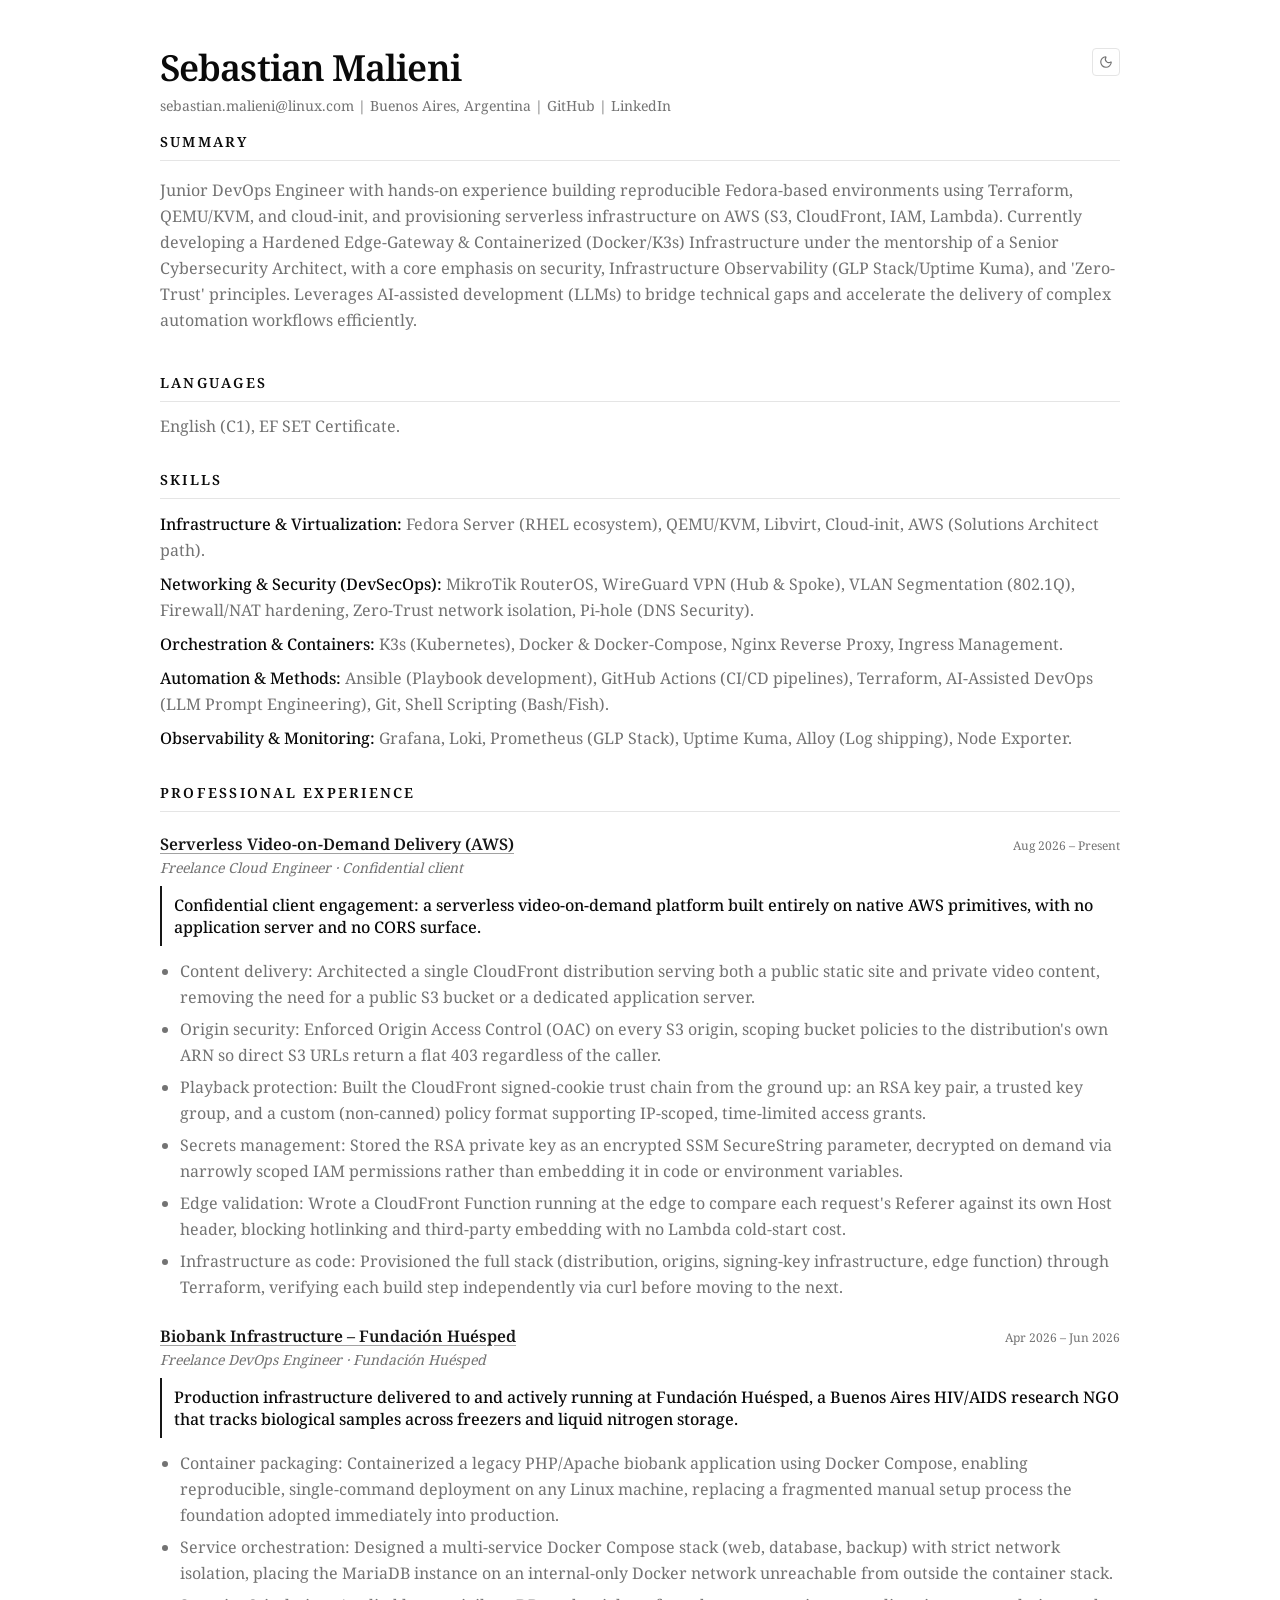
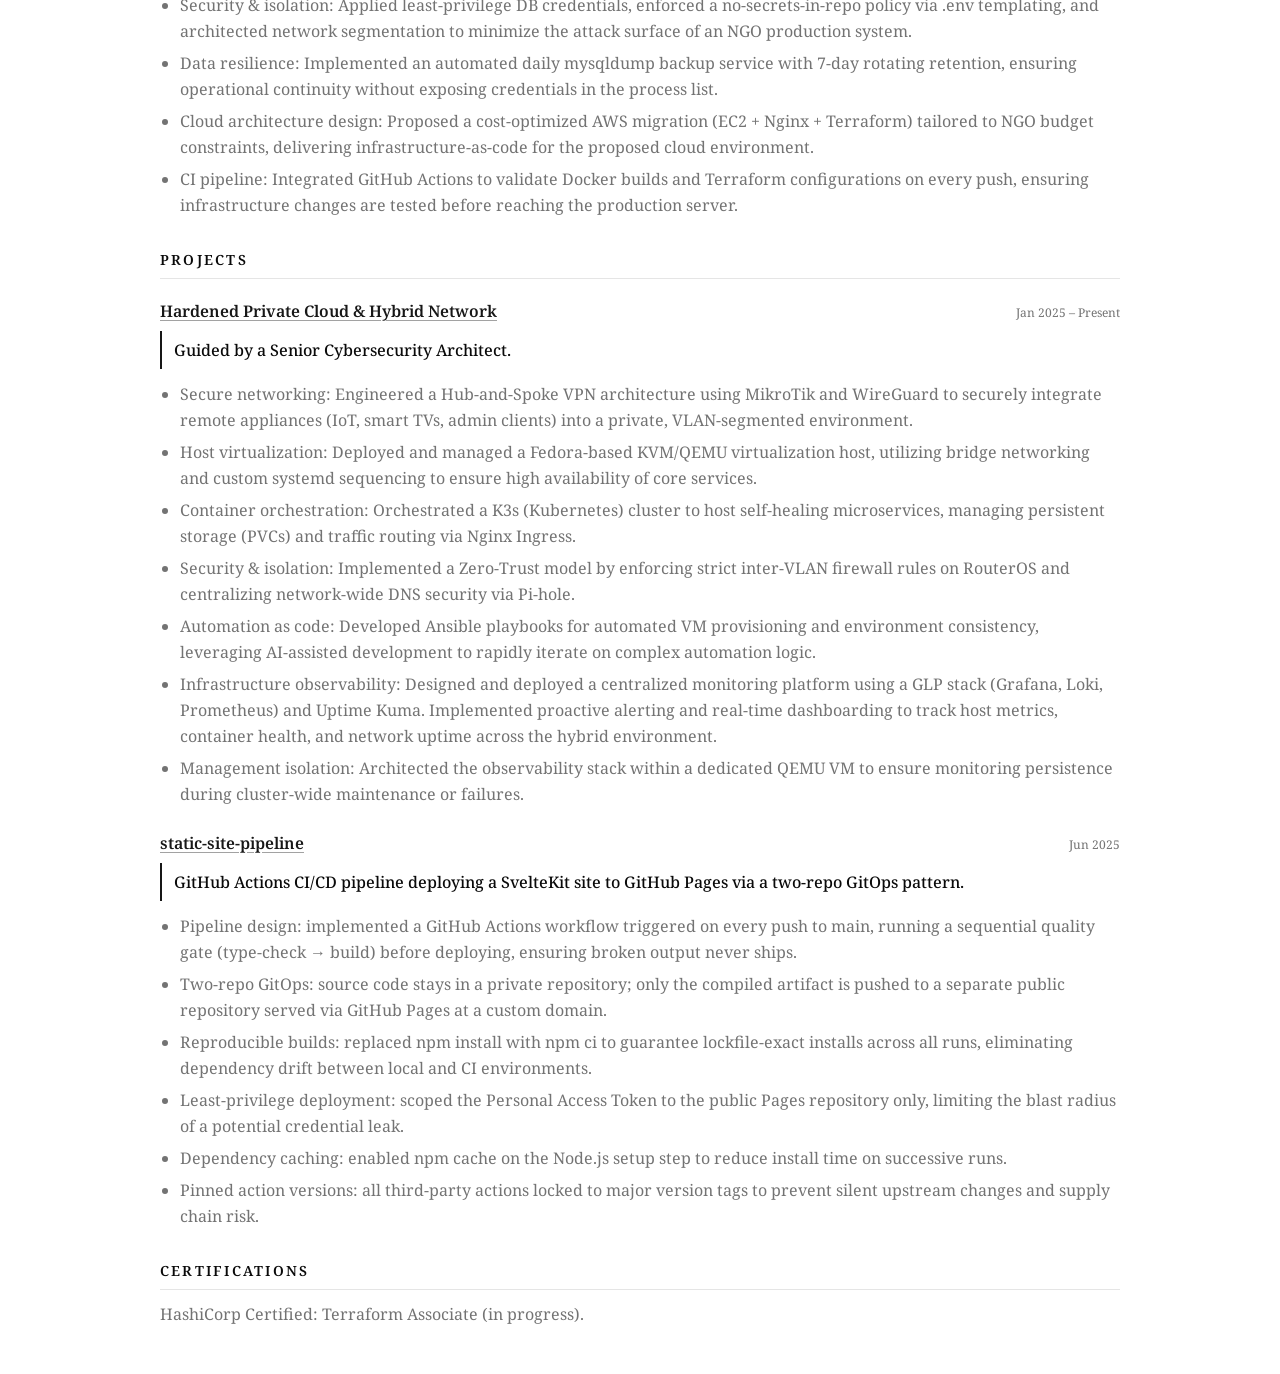
<file: index.html>
<!doctype html>

<html lang="en">
	<head>
		<meta charset="utf-8" />

		<meta name="viewport" content="width=device-width, initial-scale=1" />

		<meta name="text-scale" content="scale" />
		<link href="./_app/immutable/entry/start.DEUjQdF0.js" rel="modulepreload">
		<link href="./_app/immutable/chunks/CQKrcxi5.js" rel="modulepreload">
		<link href="./_app/immutable/chunks/BVoEFMAr.js" rel="modulepreload">
		<link href="./_app/immutable/entry/app.DH3L3lG9.js" rel="modulepreload">
		<link href="./_app/immutable/chunks/CHncfsjL.js" rel="modulepreload">
		<link href="./_app/immutable/chunks/D1hYfEew.js" rel="modulepreload">
		<link href="./_app/immutable/nodes/0.CdrLuye8.js" rel="modulepreload">
		<link href="./_app/immutable/chunks/DSAzhni3.js" rel="modulepreload">
		<link href="./_app/immutable/nodes/2.DUDx561T.js" rel="modulepreload">
		<!--12qhfyh--><link rel="icon" href="/favicon.png"/><!----><!--1uha8ag--><meta name="description" content="Sebastian Malieni Cv"/><!----><!--1funsus--><!--[-1--><!--]--> <!----><script>(function setInitialMode({ defaultMode = "system", themeColors, darkClassNames = ["dark"], lightClassNames = [], defaultTheme = "", modeStorageKey = "mode-watcher-mode", themeStorageKey = "mode-watcher-theme" }) {
	const rootEl = document.documentElement;
	const mode = localStorage.getItem(modeStorageKey) ?? defaultMode;
	const theme = localStorage.getItem(themeStorageKey) ?? defaultTheme;
	const light = mode === "light" || mode === "system" && window.matchMedia("(prefers-color-scheme: light)").matches;
	if (light) {
		if (darkClassNames.length) rootEl.classList.remove(...darkClassNames.filter(Boolean));
		if (lightClassNames.length) rootEl.classList.add(...lightClassNames.filter(Boolean));
	} else {
		if (lightClassNames.length) rootEl.classList.remove(...lightClassNames.filter(Boolean));
		if (darkClassNames.length) rootEl.classList.add(...darkClassNames.filter(Boolean));
	}
	rootEl.style.colorScheme = light ? "light" : "dark";
	if (themeColors) {
		const themeMetaEl = document.querySelector("meta[name=\"theme-color\"]");
		if (themeMetaEl) themeMetaEl.setAttribute("content", mode === "light" ? themeColors.light : themeColors.dark);
	}
	if (theme) {
		rootEl.setAttribute("data-theme", theme);
		localStorage.setItem(themeStorageKey, theme);
	}
	localStorage.setItem(modeStorageKey, mode);
})({"defaultMode":"system","darkClassNames":["dark"],"lightClassNames":[],"defaultTheme":"","modeStorageKey":"mode-watcher-mode","themeStorageKey":"mode-watcher-theme"});</script><!----><!----><title>Resume | Sebastian Malieni</title>
		<link href="./_app/immutable/assets/0.Dg9b5wbT.css" rel="stylesheet">
	</head>

	<body data-sveltekit-preload-data="hover">
		<div style="display: contents"><!--[--><!--[0--><!--[--><!--[--><main class="min-h-screen bg-background text-foreground [&amp;_a]:transition-colors [&amp;_a:hover]:text-primary"><div class="mx-auto w-full max-w-5xl px-4 py-12 sm:px-8"><header class="pb-2"><div class="flex flex-col gap-4 sm:flex-row sm:items-start sm:justify-between"><div><h1 class="text-3xl font-semibold tracking-tight sm:text-4xl">Sebastian Malieni</h1> <p class="pt-2 text-xs text-muted-foreground sm:text-sm"><a class="underline-offset-2 hover:underline" href="mailto:sebastian.malieni@linux.com">sebastian.malieni@linux.com</a> <span aria-hidden="true">|</span> Buenos Aires, Argentina <span aria-hidden="true">|</span> <a class="underline-offset-2 hover:underline" href="https://github.com/Sevamiau/">GitHub</a> <span aria-hidden="true">|</span> <a class="underline-offset-2 hover:underline" href="https://www.linkedin.com/in/sebastian-malieni-79247239b/">LinkedIn</a></p></div> <div class="inline-flex items-center gap-2 self-start"><button type="button" class="rounded border border-border p-1.5 text-muted-foreground transition-colors hover:text-foreground" aria-label="Toggle theme" title="Toggle theme"><!--[-1--><svg xmlns="http://www.w3.org/2000/svg" width="24" height="24" viewBox="0 0 24 24" fill="none" stroke="currentColor" stroke-width="2" stroke-linecap="round" stroke-linejoin="round" aria-hidden="true" class="lucide-icon lucide lucide-moon size-3.5"><!--[--><!----><path d="M20.985 12.486a9 9 0 1 1-9.473-9.472c.405-.022.617.46.402.803a6 6 0 0 0 8.268 8.268c.344-.215.825-.004.803.401"><!----></path><!----><!--]--><!----></svg><!--]--></button></div></div> <h2 class="mt-4 border-b border-border pb-2 text-sm font-semibold tracking-[0.16em] uppercase">Summary</h2> <p class="mt-4 text-sm leading-relaxed text-muted-foreground sm:text-base">Junior DevOps Engineer with hands-on experience building reproducible Fedora-based
				environments using Terraform, QEMU/KVM, and cloud-init, and provisioning serverless
				infrastructure on AWS (S3, CloudFront, IAM, Lambda). Currently developing a Hardened
				Edge-Gateway &amp; Containerized (Docker/K3s) Infrastructure under the mentorship of a Senior
				Cybersecurity Architect, with a core emphasis on security, Infrastructure Observability (GLP
				Stack/Uptime Kuma), and 'Zero-Trust' principles. Leverages AI-assisted development (LLMs) to
				bridge technical gaps and accelerate the delivery of complex automation workflows
				efficiently.</p></header> <!--[-1--><!--]--> <section class="mt-8"><h2 class="border-b border-border pb-2 text-sm font-semibold tracking-[0.16em] uppercase">Languages</h2> <ul class="mt-3 space-y-1.5 text-sm text-muted-foreground sm:text-base"><li>English (C1), <a class="underline-offset-2 hover:underline" href="https://cert.efset.org/eU11q9" target="_blank" rel="noopener noreferrer">EF SET Certificate</a>.</li></ul></section> <section class="mt-8"><h2 class="border-b border-border pb-2 text-sm font-semibold tracking-[0.16em] uppercase">Skills</h2> <div class="mt-3 space-y-2 text-sm leading-relaxed text-muted-foreground sm:text-base"><p><span class="font-medium text-foreground">Infrastructure &amp; Virtualization:</span> Fedora Server (RHEL ecosystem), QEMU/KVM, Libvirt, Cloud-init, AWS (Solutions Architect path).</p> <p><span class="font-medium text-foreground">Networking &amp; Security (DevSecOps):</span> MikroTik RouterOS, WireGuard VPN (Hub &amp; Spoke), VLAN Segmentation (802.1Q), Firewall/NAT hardening,
					Zero-Trust network isolation, Pi-hole (DNS Security).</p> <p><span class="font-medium text-foreground">Orchestration &amp; Containers:</span> K3s (Kubernetes), Docker &amp; Docker-Compose, Nginx Reverse Proxy, Ingress Management.</p> <p><span class="font-medium text-foreground">Automation &amp; Methods:</span> Ansible (Playbook development), GitHub Actions (CI/CD pipelines), Terraform, AI-Assisted DevOps
					(LLM Prompt Engineering), Git, Shell Scripting (Bash/Fish).</p> <p><span class="font-medium text-foreground">Observability &amp; Monitoring:</span> Grafana, Loki, Prometheus (GLP Stack), Uptime Kuma, Alloy (Log shipping), Node Exporter.</p></div></section> <section class="mt-8"><h2 class="border-b border-border pb-2 text-sm font-semibold tracking-[0.16em] uppercase">Professional Experience</h2> <div class="mt-5 space-y-6"><!--[--><article><div class="flex items-baseline justify-between gap-4"><h3 class="text-base font-semibold"><!--[0--><a class="text-primary underline decoration-primary/40 underline-offset-[3px] transition-colors hover:text-primary/90 hover:decoration-primary" href="https://github.com/Sevamiau/serverless-vod/" target="_blank" rel="noopener noreferrer">Serverless Video-on-Demand Delivery (AWS)</a><!--]--></h3> <!--[0--><span class="shrink-0 text-xs text-muted-foreground">Aug 2026 – Present</span><!--]--></div> <!--[0--><p class="mt-0.5 text-sm text-muted-foreground italic">Freelance Cloud Engineer · Confidential client</p><!--]--> <!--[0--><p class="mt-2 border-l-2 border-primary py-2 pl-3 text-sm leading-snug font-medium text-foreground sm:text-base">Confidential client engagement: a serverless video-on-demand platform built entirely on native AWS primitives, with no application server and no CORS surface.</p><!--]--> <ul class="list-disc space-y-1.5 pl-5 text-sm leading-relaxed text-muted-foreground sm:text-base mt-3"><!--[--><li>Content delivery: Architected a single CloudFront distribution serving both a public static site and private video content, removing the need for a public S3 bucket or a dedicated application server.</li><li>Origin security: Enforced Origin Access Control (OAC) on every S3 origin, scoping bucket policies to the distribution's own ARN so direct S3 URLs return a flat 403 regardless of the caller.</li><li>Playback protection: Built the CloudFront signed-cookie trust chain from the ground up: an RSA key pair, a trusted key group, and a custom (non-canned) policy format supporting IP-scoped, time-limited access grants.</li><li>Secrets management: Stored the RSA private key as an encrypted SSM SecureString parameter, decrypted on demand via narrowly scoped IAM permissions rather than embedding it in code or environment variables.</li><li>Edge validation: Wrote a CloudFront Function running at the edge to compare each request's Referer against its own Host header, blocking hotlinking and third-party embedding with no Lambda cold-start cost.</li><li>Infrastructure as code: Provisioned the full stack (distribution, origins, signing-key infrastructure, edge function) through Terraform, verifying each build step independently via curl before moving to the next.</li><!--]--></ul></article><article><div class="flex items-baseline justify-between gap-4"><h3 class="text-base font-semibold"><!--[0--><a class="text-primary underline decoration-primary/40 underline-offset-[3px] transition-colors hover:text-primary/90 hover:decoration-primary" href="https://github.com/Sevamiau/biobank-infra" target="_blank" rel="noopener noreferrer">Biobank Infrastructure – Fundación Huésped</a><!--]--></h3> <!--[0--><span class="shrink-0 text-xs text-muted-foreground">Apr 2026 – Jun 2026</span><!--]--></div> <!--[0--><p class="mt-0.5 text-sm text-muted-foreground italic">Freelance DevOps Engineer · Fundación Huésped</p><!--]--> <!--[0--><p class="mt-2 border-l-2 border-primary py-2 pl-3 text-sm leading-snug font-medium text-foreground sm:text-base">Production infrastructure delivered to and actively running at Fundación Huésped, a Buenos Aires HIV/AIDS research NGO that tracks biological samples across freezers and liquid nitrogen storage.</p><!--]--> <ul class="list-disc space-y-1.5 pl-5 text-sm leading-relaxed text-muted-foreground sm:text-base mt-3"><!--[--><li>Container packaging: Containerized a legacy PHP/Apache biobank application using Docker Compose, enabling reproducible, single-command deployment on any Linux machine, replacing a fragmented manual setup process the foundation adopted immediately into production.</li><li>Service orchestration: Designed a multi-service Docker Compose stack (web, database, backup) with strict network isolation, placing the MariaDB instance on an internal-only Docker network unreachable from outside the container stack.</li><li>Security &amp; isolation: Applied least-privilege DB credentials, enforced a no-secrets-in-repo policy via .env templating, and architected network segmentation to minimize the attack surface of an NGO production system.</li><li>Data resilience: Implemented an automated daily mysqldump backup service with 7-day rotating retention, ensuring operational continuity without exposing credentials in the process list.</li><li>Cloud architecture design: Proposed a cost-optimized AWS migration (EC2 + Nginx + Terraform) tailored to NGO budget constraints, delivering infrastructure-as-code for the proposed cloud environment.</li><li>CI pipeline: Integrated GitHub Actions to validate Docker builds and Terraform configurations on every push, ensuring infrastructure changes are tested before reaching the production server.</li><!--]--></ul></article><!--]--></div></section> <section class="mt-8"><h2 class="border-b border-border pb-2 text-sm font-semibold tracking-[0.16em] uppercase">Projects</h2> <div class="mt-5 space-y-6"><!--[--><article><div class="flex items-baseline justify-between gap-4"><h3 class="text-base font-semibold"><!--[0--><a class="text-primary underline decoration-primary/40 underline-offset-[3px] transition-colors hover:text-primary/90 hover:decoration-primary" href="https://github.com/Sevamiau/infra-documentation" target="_blank" rel="noopener noreferrer">Hardened Private Cloud &amp; Hybrid Network</a><!--]--></h3> <!--[0--><span class="shrink-0 text-xs text-muted-foreground">Jan 2025 – Present</span><!--]--></div> <!--[-1--><!--]--> <!--[0--><p class="mt-2 border-l-2 border-primary py-2 pl-3 text-sm leading-snug font-medium text-foreground sm:text-base">Guided by a Senior Cybersecurity Architect.</p><!--]--> <ul class="list-disc space-y-1.5 pl-5 text-sm leading-relaxed text-muted-foreground sm:text-base mt-3"><!--[--><li>Secure networking: Engineered a Hub-and-Spoke VPN architecture using MikroTik and WireGuard to securely integrate remote appliances (IoT, smart TVs, admin clients) into a private, VLAN-segmented environment.</li><li>Host virtualization: Deployed and managed a Fedora-based KVM/QEMU virtualization host, utilizing bridge networking and custom systemd sequencing to ensure high availability of core services.</li><li>Container orchestration: Orchestrated a K3s (Kubernetes) cluster to host self-healing microservices, managing persistent storage (PVCs) and traffic routing via Nginx Ingress.</li><li>Security &amp; isolation: Implemented a Zero-Trust model by enforcing strict inter-VLAN firewall rules on RouterOS and centralizing network-wide DNS security via Pi-hole.</li><li>Automation as code: Developed Ansible playbooks for automated VM provisioning and environment consistency, leveraging AI-assisted development to rapidly iterate on complex automation logic.</li><li>Infrastructure observability: Designed and deployed a centralized monitoring platform using a GLP stack (Grafana, Loki, Prometheus) and Uptime Kuma. Implemented proactive alerting and real-time dashboarding to track host metrics, container health, and network uptime across the hybrid environment.</li><li>Management isolation: Architected the observability stack within a dedicated QEMU VM to ensure monitoring persistence during cluster-wide maintenance or failures.</li><!--]--></ul></article><article><div class="flex items-baseline justify-between gap-4"><h3 class="text-base font-semibold"><!--[0--><a class="text-primary underline decoration-primary/40 underline-offset-[3px] transition-colors hover:text-primary/90 hover:decoration-primary" href="https://github.com/Sevamiau/static-site-pipeline" target="_blank" rel="noopener noreferrer">static-site-pipeline</a><!--]--></h3> <!--[0--><span class="shrink-0 text-xs text-muted-foreground">Jun 2025</span><!--]--></div> <!--[-1--><!--]--> <!--[0--><p class="mt-2 border-l-2 border-primary py-2 pl-3 text-sm leading-snug font-medium text-foreground sm:text-base">GitHub Actions CI/CD pipeline deploying a SvelteKit site to GitHub Pages via a two-repo GitOps pattern.</p><!--]--> <ul class="list-disc space-y-1.5 pl-5 text-sm leading-relaxed text-muted-foreground sm:text-base mt-3"><!--[--><li>Pipeline design: implemented a GitHub Actions workflow triggered on every push to main, running a sequential quality gate (type-check → build) before deploying, ensuring broken output never ships.</li><li>Two-repo GitOps: source code stays in a private repository; only the compiled artifact is pushed to a separate public repository served via GitHub Pages at a custom domain.</li><li>Reproducible builds: replaced npm install with npm ci to guarantee lockfile-exact installs across all runs, eliminating dependency drift between local and CI environments.</li><li>Least-privilege deployment: scoped the Personal Access Token to the public Pages repository only, limiting the blast radius of a potential credential leak.</li><li>Dependency caching: enabled npm cache on the Node.js setup step to reduce install time on successive runs.</li><li>Pinned action versions: all third-party actions locked to major version tags to prevent silent upstream changes and supply chain risk.</li><!--]--></ul></article><!--]--></div></section> <section class="mt-8"><h2 class="border-b border-border pb-2 text-sm font-semibold tracking-[0.16em] uppercase">Certifications</h2> <ul class="mt-3 space-y-1.5 text-sm text-muted-foreground sm:text-base"><li>HashiCorp Certified: Terraform Associate (in progress).</li></ul></section></div></main><!--]--><!----> <!--[-1--><!--]--><!----><!--]--><!--]--> <!--[-1--><!--]--><!--]-->
			
			<script>
				{
					__sveltekit_1n60xen = {
						base: new URL(".", location).pathname.slice(0, -1)
					};

					const element = document.currentScript.parentElement;

					Promise.all([
						import("./_app/immutable/entry/start.DEUjQdF0.js"),
						import("./_app/immutable/entry/app.DH3L3lG9.js")
					]).then(([kit, app]) => {
						kit.start(app, element, {
							node_ids: [0, 2],
							data: [null,null],
							form: null,
							error: null
						});
					});
				}
			</script>
		</div>
	</body>
</html>
</file>
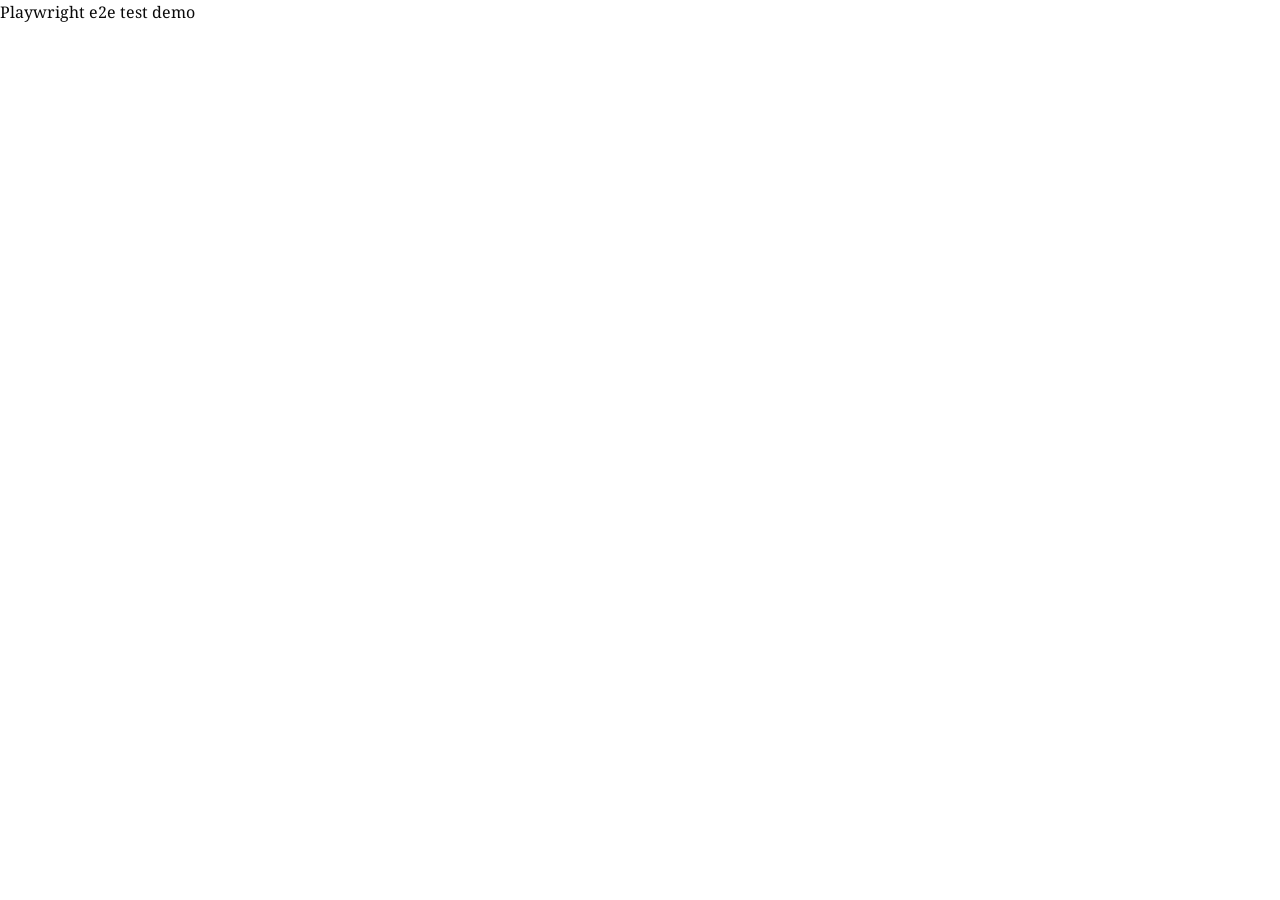
<file: demo/playwright.html>
<!doctype html>

<html lang="en">
	<head>
		<meta charset="utf-8" />

		<meta name="viewport" content="width=device-width, initial-scale=1" />

		<meta name="text-scale" content="scale" />
		<link href="../_app/immutable/entry/start.DEUjQdF0.js" rel="modulepreload">
		<link href="../_app/immutable/chunks/CQKrcxi5.js" rel="modulepreload">
		<link href="../_app/immutable/chunks/BVoEFMAr.js" rel="modulepreload">
		<link href="../_app/immutable/entry/app.DH3L3lG9.js" rel="modulepreload">
		<link href="../_app/immutable/chunks/CHncfsjL.js" rel="modulepreload">
		<link href="../_app/immutable/chunks/D1hYfEew.js" rel="modulepreload">
		<link href="../_app/immutable/nodes/0.CdrLuye8.js" rel="modulepreload">
		<link href="../_app/immutable/chunks/DSAzhni3.js" rel="modulepreload">
		<link href="../_app/immutable/nodes/4.Dc-8sYov.js" rel="modulepreload">
		<!--12qhfyh--><link rel="icon" href="/favicon.png"/><!----><!--1funsus--><!--[-1--><!--]--> <!----><script>(function setInitialMode({ defaultMode = "system", themeColors, darkClassNames = ["dark"], lightClassNames = [], defaultTheme = "", modeStorageKey = "mode-watcher-mode", themeStorageKey = "mode-watcher-theme" }) {
	const rootEl = document.documentElement;
	const mode = localStorage.getItem(modeStorageKey) ?? defaultMode;
	const theme = localStorage.getItem(themeStorageKey) ?? defaultTheme;
	const light = mode === "light" || mode === "system" && window.matchMedia("(prefers-color-scheme: light)").matches;
	if (light) {
		if (darkClassNames.length) rootEl.classList.remove(...darkClassNames.filter(Boolean));
		if (lightClassNames.length) rootEl.classList.add(...lightClassNames.filter(Boolean));
	} else {
		if (lightClassNames.length) rootEl.classList.remove(...lightClassNames.filter(Boolean));
		if (darkClassNames.length) rootEl.classList.add(...darkClassNames.filter(Boolean));
	}
	rootEl.style.colorScheme = light ? "light" : "dark";
	if (themeColors) {
		const themeMetaEl = document.querySelector("meta[name=\"theme-color\"]");
		if (themeMetaEl) themeMetaEl.setAttribute("content", mode === "light" ? themeColors.light : themeColors.dark);
	}
	if (theme) {
		rootEl.setAttribute("data-theme", theme);
		localStorage.setItem(themeStorageKey, theme);
	}
	localStorage.setItem(modeStorageKey, mode);
})({"defaultMode":"system","darkClassNames":["dark"],"lightClassNames":[],"defaultTheme":"","modeStorageKey":"mode-watcher-mode","themeStorageKey":"mode-watcher-theme"});</script><!----><!---->
		<link href="../_app/immutable/assets/0.Dg9b5wbT.css" rel="stylesheet">
	</head>

	<body data-sveltekit-preload-data="hover">
		<div style="display: contents"><!--[--><!--[0--><!--[--><!--[--><h1>Playwright e2e test demo</h1><!--]--><!----> <!--[-1--><!--]--><!----><!--]--><!--]--> <!--[-1--><!--]--><!--]-->
			
			<script>
				{
					__sveltekit_1n60xen = {
						base: new URL("..", location).pathname.slice(0, -1)
					};

					const element = document.currentScript.parentElement;

					Promise.all([
						import("../_app/immutable/entry/start.DEUjQdF0.js"),
						import("../_app/immutable/entry/app.DH3L3lG9.js")
					]).then(([kit, app]) => {
						kit.start(app, element, {
							node_ids: [0, 4],
							data: [null,null],
							form: null,
							error: null
						});
					});
				}
			</script>
		</div>
	</body>
</html>
</file>
<file: _app/immutable/assets/0.Dg9b5wbT.css>
/*! tailwindcss v4.2.4 | MIT License | https://tailwindcss.com */
@layer properties{@supports (((-webkit-hyphens:none)) and (not (margin-trim:inline))) or ((-moz-orient:inline) and (not (color:rgb(from red r g b)))){*,:before,:after,::backdrop{--tw-space-y-reverse:0;--tw-border-style:solid;--tw-leading:initial;--tw-font-weight:initial;--tw-tracking:initial;--tw-animation-delay:0s;--tw-animation-direction:normal;--tw-animation-duration:initial;--tw-animation-fill-mode:none;--tw-animation-iteration-count:1;--tw-enter-blur:0;--tw-enter-opacity:1;--tw-enter-rotate:0;--tw-enter-scale:1;--tw-enter-translate-x:0;--tw-enter-translate-y:0;--tw-exit-blur:0;--tw-exit-opacity:1;--tw-exit-rotate:0;--tw-exit-scale:1;--tw-exit-translate-x:0;--tw-exit-translate-y:0}}}@layer theme{:root,:host{--font-sans:ui-sans-serif, system-ui, sans-serif, "Apple Color Emoji", "Segoe UI Emoji", "Segoe UI Symbol", "Noto Color Emoji";--font-mono:ui-monospace, SFMono-Regular, Menlo, Monaco, Consolas, "Liberation Mono", "Courier New", monospace;--spacing:.25rem;--container-5xl:64rem;--text-xs:.75rem;--text-xs--line-height:calc(1 / .75);--text-sm:.875rem;--text-sm--line-height:calc(1.25 / .875);--text-base:1rem;--text-base--line-height:calc(1.5 / 1);--text-3xl:1.875rem;--text-3xl--line-height:calc(2.25 / 1.875);--text-4xl:2.25rem;--text-4xl--line-height:calc(2.5 / 2.25);--font-weight-medium:500;--font-weight-semibold:600;--tracking-tight:-.025em;--leading-snug:1.375;--leading-relaxed:1.625;--default-transition-duration:.15s;--default-transition-timing-function:cubic-bezier(.4, 0, .2, 1);--default-font-family:var(--font-sans);--default-mono-font-family:var(--font-mono)}}@layer base{*,:after,:before,::backdrop{box-sizing:border-box;border:0 solid;margin:0;padding:0}::file-selector-button{box-sizing:border-box;border:0 solid;margin:0;padding:0}html,:host{-webkit-text-size-adjust:100%;tab-size:4;line-height:1.5;font-family:var(--default-font-family,ui-sans-serif, system-ui, sans-serif, "Apple Color Emoji", "Segoe UI Emoji", "Segoe UI Symbol", "Noto Color Emoji");font-feature-settings:var(--default-font-feature-settings,normal);font-variation-settings:var(--default-font-variation-settings,normal);-webkit-tap-highlight-color:transparent}hr{height:0;color:inherit;border-top-width:1px}abbr:where([title]){-webkit-text-decoration:underline dotted;text-decoration:underline dotted}h1,h2,h3,h4,h5,h6{font-size:inherit;font-weight:inherit}a{color:inherit;-webkit-text-decoration:inherit;-webkit-text-decoration:inherit;-webkit-text-decoration:inherit;-webkit-text-decoration:inherit;text-decoration:inherit}b,strong{font-weight:bolder}code,kbd,samp,pre{font-family:var(--default-mono-font-family,ui-monospace, SFMono-Regular, Menlo, Monaco, Consolas, "Liberation Mono", "Courier New", monospace);font-feature-settings:var(--default-mono-font-feature-settings,normal);font-variation-settings:var(--default-mono-font-variation-settings,normal);font-size:1em}small{font-size:80%}sub,sup{vertical-align:baseline;font-size:75%;line-height:0;position:relative}sub{bottom:-.25em}sup{top:-.5em}table{text-indent:0;border-color:inherit;border-collapse:collapse}:-moz-focusring{outline:auto}progress{vertical-align:baseline}summary{display:list-item}ol,ul,menu{list-style:none}img,svg,video,canvas,audio,iframe,embed,object{vertical-align:middle;display:block}img,video{max-width:100%;height:auto}button,input,select,optgroup,textarea{font:inherit;font-feature-settings:inherit;font-variation-settings:inherit;letter-spacing:inherit;color:inherit;opacity:1;background-color:#0000;border-radius:0}::file-selector-button{font:inherit;font-feature-settings:inherit;font-variation-settings:inherit;letter-spacing:inherit;color:inherit;opacity:1;background-color:#0000;border-radius:0}:where(select:is([multiple],[size])) optgroup{font-weight:bolder}:where(select:is([multiple],[size])) optgroup option{padding-inline-start:20px}::file-selector-button{margin-inline-end:4px}::placeholder{opacity:1}@supports (not ((-webkit-appearance:-apple-pay-button))) or (contain-intrinsic-size:1px){::placeholder{color:currentColor}@supports (color:color-mix(in lab, red, red)){::placeholder{color:color-mix(in oklab, currentcolor 50%, transparent)}}}textarea{resize:vertical}::-webkit-search-decoration{-webkit-appearance:none}::-webkit-date-and-time-value{min-height:1lh;text-align:inherit}::-webkit-datetime-edit{padding-block:0}::-webkit-datetime-edit-year-field{padding-block:0}::-webkit-datetime-edit-month-field{padding-block:0}::-webkit-datetime-edit-day-field{padding-block:0}::-webkit-datetime-edit-hour-field{padding-block:0}::-webkit-datetime-edit-minute-field{padding-block:0}::-webkit-datetime-edit-second-field{padding-block:0}::-webkit-datetime-edit-millisecond-field{padding-block:0}::-webkit-datetime-edit-meridiem-field{padding-block:0}::-webkit-calendar-picker-indicator{line-height:1}:-moz-ui-invalid{box-shadow:none}button,input:where([type=button],[type=reset],[type=submit]){appearance:button}::file-selector-button{appearance:button}::-webkit-inner-spin-button{height:auto}::-webkit-outer-spin-button{height:auto}[hidden]:where(:not([hidden=until-found])){display:none!important}*{border-color:var(--border);outline-color:var(--ring)}@supports (color:color-mix(in lab, red, red)){*{outline-color:color-mix(in oklab, var(--ring) 50%, transparent)}}body{background-color:var(--background);color:var(--foreground)}html{font-family:Noto Serif Variable,serif}input:where([type=text]),input:where(:not([type])),input:where([type=email]),input:where([type=url]),input:where([type=password]),input:where([type=number]),input:where([type=date]),input:where([type=datetime-local]),input:where([type=month]),input:where([type=search]),input:where([type=tel]),input:where([type=time]),input:where([type=week]),select:where([multiple]),textarea,select{appearance:none;--tw-shadow:0 0 #0000;background-color:#fff;border-width:1px;border-color:oklch(55.1% .027 264.364);border-radius:0;padding:.5rem .75rem;font-size:1rem;line-height:1.5rem}:is(input:where([type=text]),input:where(:not([type])),input:where([type=email]),input:where([type=url]),input:where([type=password]),input:where([type=number]),input:where([type=date]),input:where([type=datetime-local]),input:where([type=month]),input:where([type=search]),input:where([type=tel]),input:where([type=time]),input:where([type=week]),select:where([multiple]),textarea,select):focus{outline-offset:2px;--tw-ring-inset:var(--tw-empty, );--tw-ring-offset-width:0px;--tw-ring-offset-color:#fff;--tw-ring-color:oklch(54.6% .245 262.881);--tw-ring-offset-shadow:var(--tw-ring-inset) 0 0 0 var(--tw-ring-offset-width) var(--tw-ring-offset-color);--tw-ring-shadow:var(--tw-ring-inset) 0 0 0 calc(1px + var(--tw-ring-offset-width)) var(--tw-ring-color);box-shadow:var(--tw-ring-offset-shadow), var(--tw-ring-shadow), var(--tw-shadow);border-color:oklch(54.6% .245 262.881);outline:2px solid #0000}input::placeholder,textarea::placeholder{color:oklch(55.1% .027 264.364);opacity:1}::-webkit-datetime-edit-fields-wrapper{padding:0}::-webkit-date-and-time-value{min-height:1.5em}::-webkit-date-and-time-value{text-align:inherit}::-webkit-datetime-edit{display:inline-flex}::-webkit-datetime-edit{padding-top:0;padding-bottom:0}::-webkit-datetime-edit-year-field{padding-top:0;padding-bottom:0}::-webkit-datetime-edit-month-field{padding-top:0;padding-bottom:0}::-webkit-datetime-edit-day-field{padding-top:0;padding-bottom:0}::-webkit-datetime-edit-hour-field{padding-top:0;padding-bottom:0}::-webkit-datetime-edit-minute-field{padding-top:0;padding-bottom:0}::-webkit-datetime-edit-second-field{padding-top:0;padding-bottom:0}::-webkit-datetime-edit-millisecond-field{padding-top:0;padding-bottom:0}::-webkit-datetime-edit-meridiem-field{padding-top:0;padding-bottom:0}select{-webkit-print-color-adjust:exact;print-color-adjust:exact;background-image:url("data:image/svg+xml,%3csvg xmlns='http://www.w3.org/2000/svg' fill='none' viewBox='0 0 20 20'%3e%3cpath stroke='oklch(55.1%25 0.027 264.364)' stroke-linecap='round' stroke-linejoin='round' stroke-width='1.5' d='M6 8l4 4 4-4'/%3e%3c/svg%3e");background-position:right .5rem center;background-repeat:no-repeat;background-size:1.5em 1.5em;padding-right:2.5rem}select:where([multiple]),select:where([size]:not([size="1"])){background-image:initial;background-position:initial;background-repeat:unset;background-size:initial;print-color-adjust:unset;padding-right:.75rem}input:where([type=checkbox]),input:where([type=radio]){appearance:none;-webkit-print-color-adjust:exact;print-color-adjust:exact;vertical-align:middle;-webkit-user-select:none;user-select:none;color:oklch(54.6% .245 262.881);--tw-shadow:0 0 #0000;background-color:#fff;background-origin:border-box;border-width:1px;border-color:oklch(55.1% .027 264.364);flex-shrink:0;width:1rem;height:1rem;padding:0;display:inline-block}input:where([type=checkbox]){border-radius:0}input:where([type=radio]){border-radius:100%}input:where([type=checkbox]):focus,input:where([type=radio]):focus{outline-offset:2px;--tw-ring-inset:var(--tw-empty, );--tw-ring-offset-width:2px;--tw-ring-offset-color:#fff;--tw-ring-color:oklch(54.6% .245 262.881);--tw-ring-offset-shadow:var(--tw-ring-inset) 0 0 0 var(--tw-ring-offset-width) var(--tw-ring-offset-color);--tw-ring-shadow:var(--tw-ring-inset) 0 0 0 calc(2px + var(--tw-ring-offset-width)) var(--tw-ring-color);box-shadow:var(--tw-ring-offset-shadow), var(--tw-ring-shadow), var(--tw-shadow);outline:2px solid #0000}input:where([type=checkbox]):checked,input:where([type=radio]):checked{background-color:currentColor;background-position:50%;background-repeat:no-repeat;background-size:100% 100%;border-color:#0000}input:where([type=checkbox]):checked{background-image:url("data:image/svg+xml,%3csvg viewBox='0 0 16 16' fill='white' xmlns='http://www.w3.org/2000/svg'%3e%3cpath d='M12.207 4.793a1 1 0 010 1.414l-5 5a1 1 0 01-1.414 0l-2-2a1 1 0 011.414-1.414L6.5 9.086l4.293-4.293a1 1 0 011.414 0z'/%3e%3c/svg%3e")}@media (forced-colors:active){input:where([type=checkbox]):checked{appearance:auto}}input:where([type=radio]):checked{background-image:url("data:image/svg+xml,%3csvg viewBox='0 0 16 16' fill='white' xmlns='http://www.w3.org/2000/svg'%3e%3ccircle cx='8' cy='8' r='3'/%3e%3c/svg%3e")}@media (forced-colors:active){input:where([type=radio]):checked{appearance:auto}}input:where([type=checkbox]):checked:hover,input:where([type=checkbox]):checked:focus,input:where([type=radio]):checked:hover,input:where([type=radio]):checked:focus{background-color:currentColor;border-color:#0000}input:where([type=checkbox]):indeterminate{background-color:currentColor;background-image:url("data:image/svg+xml,%3csvg xmlns='http://www.w3.org/2000/svg' fill='none' viewBox='0 0 16 16'%3e%3cpath stroke='white' stroke-linecap='round' stroke-linejoin='round' stroke-width='2' d='M4 8h8'/%3e%3c/svg%3e");background-position:50%;background-repeat:no-repeat;background-size:100% 100%;border-color:#0000}@media (forced-colors:active){input:where([type=checkbox]):indeterminate{appearance:auto}}input:where([type=checkbox]):indeterminate:hover,input:where([type=checkbox]):indeterminate:focus{background-color:currentColor;border-color:#0000}input:where([type=file]){background:unset;border-color:inherit;font-size:unset;line-height:inherit;border-width:0;border-radius:0;padding:0}input:where([type=file]):focus{outline:1px solid buttontext;outline:1px auto -webkit-focus-ring-color}}@layer components;@layer utilities{.fixed{position:fixed}.static{position:static}.start{inset-inline-start:var(--spacing)}.container{width:100%}@media (width>=40rem){.container{max-width:40rem}}@media (width>=48rem){.container{max-width:48rem}}@media (width>=64rem){.container{max-width:64rem}}@media (width>=80rem){.container{max-width:80rem}}@media (width>=96rem){.container{max-width:96rem}}.mx-auto{margin-inline:auto}.mt-0\.5{margin-top:calc(var(--spacing) * .5)}.mt-2{margin-top:calc(var(--spacing) * 2)}.mt-3{margin-top:calc(var(--spacing) * 3)}.mt-4{margin-top:calc(var(--spacing) * 4)}.mt-5{margin-top:calc(var(--spacing) * 5)}.mt-6{margin-top:calc(var(--spacing) * 6)}.mt-8{margin-top:calc(var(--spacing) * 8)}.contents{display:contents}.flex{display:flex}.inline-flex{display:inline-flex}.table{display:table}.size-3\.5{width:calc(var(--spacing) * 3.5);height:calc(var(--spacing) * 3.5)}.min-h-screen{min-height:100vh}.w-full{width:100%}.max-w-5xl{max-width:var(--container-5xl)}.shrink-0{flex-shrink:0}.list-disc{list-style-type:disc}.flex-col{flex-direction:column}.items-baseline{align-items:baseline}.items-center{align-items:center}.justify-between{justify-content:space-between}.gap-2{gap:calc(var(--spacing) * 2)}.gap-4{gap:calc(var(--spacing) * 4)}:where(.space-y-1\.5>:not(:last-child)){--tw-space-y-reverse:0;margin-block-start:calc(calc(var(--spacing) * 1.5) * var(--tw-space-y-reverse));margin-block-end:calc(calc(var(--spacing) * 1.5) * calc(1 - var(--tw-space-y-reverse)))}:where(.space-y-2>:not(:last-child)){--tw-space-y-reverse:0;margin-block-start:calc(calc(var(--spacing) * 2) * var(--tw-space-y-reverse));margin-block-end:calc(calc(var(--spacing) * 2) * calc(1 - var(--tw-space-y-reverse)))}:where(.space-y-6>:not(:last-child)){--tw-space-y-reverse:0;margin-block-start:calc(calc(var(--spacing) * 6) * var(--tw-space-y-reverse));margin-block-end:calc(calc(var(--spacing) * 6) * calc(1 - var(--tw-space-y-reverse)))}.self-start{align-self:flex-start}.rounded{border-radius:.25rem}.border{border-style:var(--tw-border-style);border-width:1px}.border-b{border-bottom-style:var(--tw-border-style);border-bottom-width:1px}.border-l-2{border-left-style:var(--tw-border-style);border-left-width:2px}.border-border{border-color:var(--border)}.border-primary{border-color:var(--primary)}.bg-background{background-color:var(--background)}.p-1\.5{padding:calc(var(--spacing) * 1.5)}.px-4{padding-inline:calc(var(--spacing) * 4)}.py-2{padding-block:calc(var(--spacing) * 2)}.py-12{padding-block:calc(var(--spacing) * 12)}.pt-2{padding-top:calc(var(--spacing) * 2)}.pb-2{padding-bottom:calc(var(--spacing) * 2)}.pl-3{padding-left:calc(var(--spacing) * 3)}.pl-5{padding-left:calc(var(--spacing) * 5)}.text-3xl{font-size:var(--text-3xl);line-height:var(--tw-leading,var(--text-3xl--line-height))}.text-base{font-size:var(--text-base);line-height:var(--tw-leading,var(--text-base--line-height))}.text-sm{font-size:var(--text-sm);line-height:var(--tw-leading,var(--text-sm--line-height))}.text-xs{font-size:var(--text-xs);line-height:var(--tw-leading,var(--text-xs--line-height))}.leading-relaxed{--tw-leading:var(--leading-relaxed);line-height:var(--leading-relaxed)}.leading-snug{--tw-leading:var(--leading-snug);line-height:var(--leading-snug)}.font-medium{--tw-font-weight:var(--font-weight-medium);font-weight:var(--font-weight-medium)}.font-semibold{--tw-font-weight:var(--font-weight-semibold);font-weight:var(--font-weight-semibold)}.tracking-\[0\.16em\]{--tw-tracking:.16em;letter-spacing:.16em}.tracking-tight{--tw-tracking:var(--tracking-tight);letter-spacing:var(--tracking-tight)}.text-foreground{color:var(--foreground)}.text-muted-foreground{color:var(--muted-foreground)}.text-primary{color:var(--primary)}.uppercase{text-transform:uppercase}.italic{font-style:italic}.underline{text-decoration-line:underline}.decoration-primary\/40{-webkit-text-decoration-color:var(--primary);-webkit-text-decoration-color:var(--primary);-webkit-text-decoration-color:var(--primary);text-decoration-color:var(--primary)}@supports (color:color-mix(in lab, red, red)){.decoration-primary\/40{-webkit-text-decoration-color:color-mix(in oklab, var(--primary) 40%, transparent);-webkit-text-decoration-color:color-mix(in oklab, var(--primary) 40%, transparent);-webkit-text-decoration-color:color-mix(in oklab, var(--primary) 40%, transparent);text-decoration-color:color-mix(in oklab, var(--primary) 40%, transparent)}}.underline-offset-2{text-underline-offset:2px}.underline-offset-\[3px\]{text-underline-offset:3px}.transition-colors{transition-property:color,background-color,border-color,outline-color,text-decoration-color,fill,stroke,--tw-gradient-from,--tw-gradient-via,--tw-gradient-to;transition-timing-function:var(--tw-ease,var(--default-transition-timing-function));transition-duration:var(--tw-duration,var(--default-transition-duration))}.running{animation-play-state:running}@media (hover:hover){.hover\:text-foreground:hover{color:var(--foreground)}.hover\:text-primary\/90:hover{color:var(--primary)}@supports (color:color-mix(in lab, red, red)){.hover\:text-primary\/90:hover{color:color-mix(in oklab, var(--primary) 90%, transparent)}}.hover\:underline:hover{text-decoration-line:underline}.hover\:decoration-primary:hover{-webkit-text-decoration-color:var(--primary);-webkit-text-decoration-color:var(--primary);-webkit-text-decoration-color:var(--primary);text-decoration-color:var(--primary)}}@media (width>=40rem){.sm\:flex-row{flex-direction:row}.sm\:items-start{align-items:flex-start}.sm\:justify-between{justify-content:space-between}.sm\:px-8{padding-inline:calc(var(--spacing) * 8)}.sm\:text-4xl{font-size:var(--text-4xl);line-height:var(--tw-leading,var(--text-4xl--line-height))}.sm\:text-base{font-size:var(--text-base);line-height:var(--tw-leading,var(--text-base--line-height))}.sm\:text-sm{font-size:var(--text-sm);line-height:var(--tw-leading,var(--text-sm--line-height))}}.\[\&_a\]\:transition-colors a{transition-property:color,background-color,border-color,outline-color,text-decoration-color,fill,stroke,--tw-gradient-from,--tw-gradient-via,--tw-gradient-to;transition-timing-function:var(--tw-ease,var(--default-transition-timing-function));transition-duration:var(--tw-duration,var(--default-transition-duration))}.\[\&_a\:hover\]\:text-primary a:hover{color:var(--primary)}}@property --tw-animation-delay{syntax:"*";inherits:false;initial-value:0s}@property --tw-animation-direction{syntax:"*";inherits:false;initial-value:normal}@property --tw-animation-duration{syntax:"*";inherits:false}@property --tw-animation-fill-mode{syntax:"*";inherits:false;initial-value:none}@property --tw-animation-iteration-count{syntax:"*";inherits:false;initial-value:1}@property --tw-enter-blur{syntax:"*";inherits:false;initial-value:0}@property --tw-enter-opacity{syntax:"*";inherits:false;initial-value:1}@property --tw-enter-rotate{syntax:"*";inherits:false;initial-value:0}@property --tw-enter-scale{syntax:"*";inherits:false;initial-value:1}@property --tw-enter-translate-x{syntax:"*";inherits:false;initial-value:0}@property --tw-enter-translate-y{syntax:"*";inherits:false;initial-value:0}@property --tw-exit-blur{syntax:"*";inherits:false;initial-value:0}@property --tw-exit-opacity{syntax:"*";inherits:false;initial-value:1}@property --tw-exit-rotate{syntax:"*";inherits:false;initial-value:0}@property --tw-exit-scale{syntax:"*";inherits:false;initial-value:1}@property --tw-exit-translate-x{syntax:"*";inherits:false;initial-value:0}@property --tw-exit-translate-y{syntax:"*";inherits:false;initial-value:0}@font-face{font-family:Noto Serif Variable;font-style:normal;font-display:swap;font-weight:100 900;src:url(./noto-serif-cyrillic-ext-wght-normal.DwsuhU2Y.woff2)format("woff2-variations");unicode-range:U+460-52F,U+1C80-1C8A,U+20B4,U+2DE0-2DFF,U+A640-A69F,U+FE2E-FE2F}@font-face{font-family:Noto Serif Variable;font-style:normal;font-display:swap;font-weight:100 900;src:url(./noto-serif-cyrillic-wght-normal.CeZyc_3Q.woff2)format("woff2-variations");unicode-range:U+301,U+400-45F,U+490-491,U+4B0-4B1,U+2116}@font-face{font-family:Noto Serif Variable;font-style:normal;font-display:swap;font-weight:100 900;src:url(./noto-serif-greek-ext-wght-normal.B0csX6R_.woff2)format("woff2-variations");unicode-range:U+1F??}@font-face{font-family:Noto Serif Variable;font-style:normal;font-display:swap;font-weight:100 900;src:url(./noto-serif-greek-wght-normal.BWSpOBI-.woff2)format("woff2-variations");unicode-range:U+370-377,U+37A-37F,U+384-38A,U+38C,U+38E-3A1,U+3A3-3FF}@font-face{font-family:Noto Serif Variable;font-style:normal;font-display:swap;font-weight:100 900;src:url(./noto-serif-math-wght-normal.ChZGBGZa.woff2)format("woff2-variations");unicode-range:U+302-303,U+305,U+307-308,U+310,U+312,U+315,U+31A,U+326-327,U+32C,U+32F-330,U+332-333,U+338,U+33A,U+346,U+34D,U+391-3A1,U+3A3-3A9,U+3B1-3C9,U+3D1,U+3D5-3D6,U+3F0-3F1,U+3F4-3F5,U+2016-2017,U+2034-2038,U+203C,U+2040,U+2043,U+2047,U+2050,U+2057,U+205F,U+2070-2071,U+2074-208E,U+2090-209C,U+20D0-20DC,U+20E1,U+20E5-20EF,U+2100-2112,U+2114-2115,U+2117-2121,U+2123-214F,U+2190,U+2192,U+2194-21AE,U+21B0-21E5,U+21F1-21F2,U+21F4-2211,U+2213-2214,U+2216-22FF,U+2308-230B,U+2310,U+2319,U+231C-2321,U+2336-237A,U+237C,U+2395,U+239B-23B7,U+23D0,U+23DC-23E1,U+2474-2475,U+25AF,U+25B3,U+25B7,U+25BD,U+25C1,U+25CA,U+25CC,U+25FB,U+266D-266F,U+27C0-27FF,U+2900-2AFF,U+2B0E-2B11,U+2B30-2B4C,U+2BFE,U+3030,U+FF5B,U+FF5D,U+1D400-1D7FF,U+1EE??}@font-face{font-family:Noto Serif Variable;font-style:normal;font-display:swap;font-weight:100 900;src:url(./noto-serif-vietnamese-wght-normal.G-hP2cUo.woff2)format("woff2-variations");unicode-range:U+102-103,U+110-111,U+128-129,U+168-169,U+1A0-1A1,U+1AF-1B0,U+300-301,U+303-304,U+308-309,U+323,U+329,U+1EA0-1EF9,U+20AB}@font-face{font-family:Noto Serif Variable;font-style:normal;font-display:swap;font-weight:100 900;src:url(./noto-serif-latin-ext-wght-normal.NX2Olof3.woff2)format("woff2-variations");unicode-range:U+100-2BA,U+2BD-2C5,U+2C7-2CC,U+2CE-2D7,U+2DD-2FF,U+304,U+308,U+329,U+1D00-1DBF,U+1E00-1E9F,U+1EF2-1EFF,U+2020,U+20A0-20AB,U+20AD-20C0,U+2113,U+2C60-2C7F,U+A720-A7FF}@font-face{font-family:Noto Serif Variable;font-style:normal;font-display:swap;font-weight:100 900;src:url(./noto-serif-latin-wght-normal.DKWgU5qY.woff2)format("woff2-variations");unicode-range:U+??,U+131,U+152-153,U+2BB-2BC,U+2C6,U+2DA,U+2DC,U+304,U+308,U+329,U+2000-206F,U+20AC,U+2122,U+2191,U+2193,U+2212,U+2215,U+FEFF,U+FFFD}:root{--background:oklch(100% 0 0);--foreground:oklch(14.5% 0 0);--card:oklch(100% 0 0);--card-foreground:oklch(14.5% 0 0);--popover:oklch(100% 0 0);--popover-foreground:oklch(14.5% 0 0);--primary:oklch(20.5% 0 0);--primary-foreground:oklch(98.5% 0 0);--secondary:oklch(97% 0 0);--secondary-foreground:oklch(20.5% 0 0);--muted:oklch(97% 0 0);--muted-foreground:oklch(55.6% 0 0);--accent:oklch(97% 0 0);--accent-foreground:oklch(20.5% 0 0);--destructive:oklch(57.7% .245 27.325);--border:oklch(92.2% 0 0);--input:oklch(92.2% 0 0);--ring:oklch(70.8% 0 0);--chart-1:oklch(87% 0 0);--chart-2:oklch(55.6% 0 0);--chart-3:oklch(43.9% 0 0);--chart-4:oklch(37.1% 0 0);--chart-5:oklch(26.9% 0 0);--radius:0rem;--sidebar:oklch(98.5% 0 0);--sidebar-foreground:oklch(14.5% 0 0);--sidebar-primary:oklch(20.5% 0 0);--sidebar-primary-foreground:oklch(98.5% 0 0);--sidebar-accent:oklch(97% 0 0);--sidebar-accent-foreground:oklch(20.5% 0 0);--sidebar-border:oklch(92.2% 0 0);--sidebar-ring:oklch(70.8% 0 0)}.dark{--background:oklch(14.5% 0 0);--foreground:oklch(98.5% 0 0);--card:oklch(20.5% 0 0);--card-foreground:oklch(98.5% 0 0);--popover:oklch(20.5% 0 0);--popover-foreground:oklch(98.5% 0 0);--primary:oklch(92.2% 0 0);--primary-foreground:oklch(20.5% 0 0);--secondary:oklch(26.9% 0 0);--secondary-foreground:oklch(98.5% 0 0);--muted:oklch(26.9% 0 0);--muted-foreground:oklch(70.8% 0 0);--accent:oklch(26.9% 0 0);--accent-foreground:oklch(98.5% 0 0);--destructive:oklch(70.4% .191 22.216);--border:oklch(100% 0 0/.1);--input:oklch(100% 0 0/.15);--ring:oklch(55.6% 0 0);--chart-1:oklch(87% 0 0);--chart-2:oklch(55.6% 0 0);--chart-3:oklch(43.9% 0 0);--chart-4:oklch(37.1% 0 0);--chart-5:oklch(26.9% 0 0);--sidebar:oklch(20.5% 0 0);--sidebar-foreground:oklch(98.5% 0 0);--sidebar-primary:oklch(48.8% .243 264.376);--sidebar-primary-foreground:oklch(98.5% 0 0);--sidebar-accent:oklch(26.9% 0 0);--sidebar-accent-foreground:oklch(98.5% 0 0);--sidebar-border:oklch(100% 0 0/.1);--sidebar-ring:oklch(55.6% 0 0)}@property --tw-space-y-reverse{syntax:"*";inherits:false;initial-value:0}@property --tw-border-style{syntax:"*";inherits:false;initial-value:solid}@property --tw-leading{syntax:"*";inherits:false}@property --tw-font-weight{syntax:"*";inherits:false}@property --tw-tracking{syntax:"*";inherits:false}
</file>
